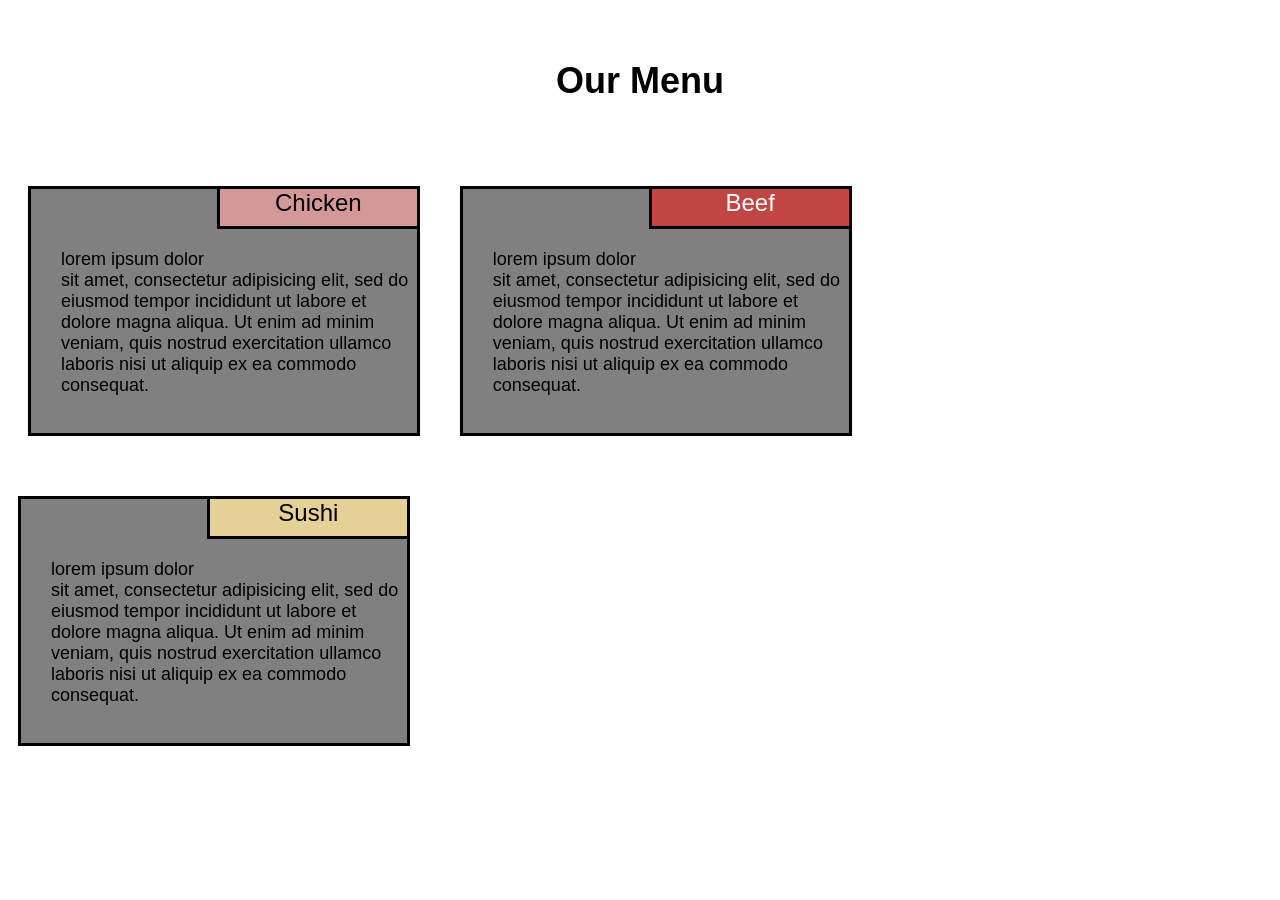
<file: index.html>
<!DOCTYPE html>
<html lang="EN">
<head>
	<meta charset="utf-8">
	<meta name="viewport" content="width=device-width", initial-scale=1>
	<title>Assignment Solution for Module 2</title>
	<link rel="stylesheet" href="style.css">
</head>
<body>
<h1>Our Menu</h1>

<div id="row">
<div id="box1" >
	<p id="p1">Chicken</p>
<p class="padding">lorem ipsum dolor sit amet, consectetur
adipisicing elit, sed do eiusmod tempor incididunt
ut labore et dolore magna aliqua. Ut enim ad
minim veniam, quis nostrud exercitation ullamco
laboris nisi ut aliquip ex ea commodo consequat.</p>
</div> 

<div id="box2" >
	<p id="p2">Beef</p>
<p class="padding">lorem ipsum dolor sit amet, consectetur
adipisicing elit, sed do eiusmod tempor incididunt
ut labore et dolore magna aliqua. Ut enim ad
minim veniam, quis nostrud exercitation ullamco
laboris nisi ut aliquip ex ea commodo consequat.</p>
</div>

<div id="box3" >
	<p id="p3">Sushi</p>
<p class="padding">lorem ipsum dolor sit amet, consectetur
adipisicing elit, sed do eiusmod tempor incididunt
ut labore et dolore magna aliqua. Ut enim ad
minim veniam, quis nostrud exercitation ullamco
laboris nisi ut aliquip ex ea commodo consequat.</p>
</div>
</div>

</body>
</html>
</file>
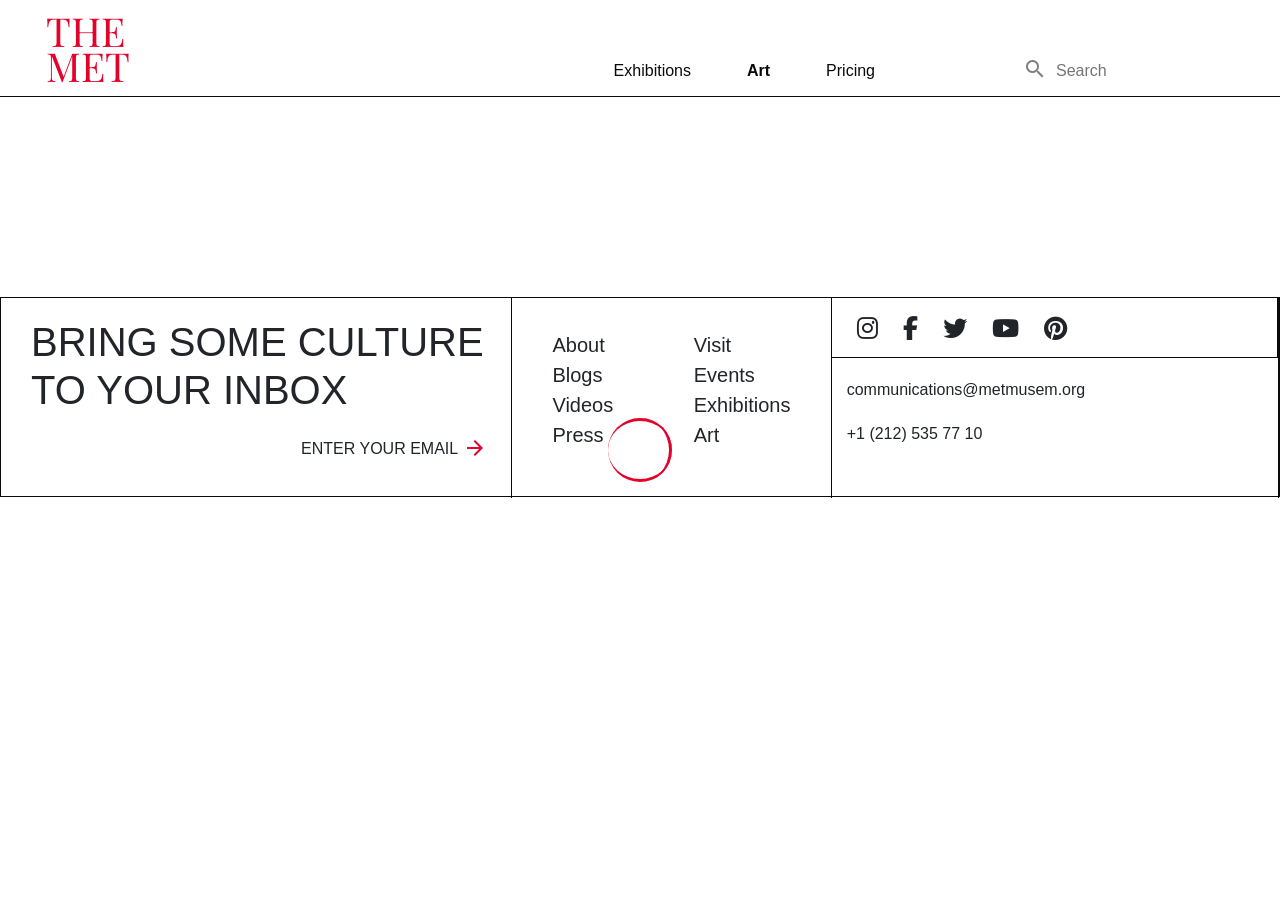
<file: art.html>
<!DOCTYPE html>
<html lang="en">
<head>
    <meta charset="UTF-8">
    <meta http-equiv="X-UA-Compatible" content="IE=edge">
    <meta name="viewport" content="width=device-width, initial-scale=1.0">
    <link rel="icon" href="images/icon.jpeg">
    <!--Google Icon Font-->
    <link href="https://fonts.googleapis.com/icon?family=Material+Icons" rel="stylesheet">
    <!-- Font Awesome Icons -->
    <link href="https://cdnjs.cloudflare.com/ajax/libs/font-awesome/6.4.0/css/all.min.css" rel="stylesheet">  
    <!-- Bootstrap CSS -->
    <link rel="stylesheet" href="https://cdn.jsdelivr.net/npm/bootstrap@4.6.2/dist/css/bootstrap.min.css">
    <link rel="stylesheet" href="styles.css">
    <title>The MET - The Metropolitan Museum of Art</title>
</head>
<body>
    <section>
        <nav class="navbar navbar-expand-lg navbar-light">
            <a class="navbar-brand met-logo" href="home.html">THE <br> MET</a>
            <button class="navbar-toggler" type="button" data-toggle="collapse" data-target="#navbarSupportedContent" aria-controls="navbarSupportedContent" aria-expanded="false" aria-label="Toggle navigation">
            <span class="navbar-toggler-icon"></span>
            </button>
        
            <div class="collapse navbar-collapse nav-elements" id="navbarSupportedContent">
                <ul class="navbar-nav ml-auto nav-items">
                    <li class="nav-item">
                        <a class="nav-link" href="exhibitions.html">Exhibitions</a>
                    </li>

                    <li class="nav-item active">
                        <a class="nav-link"  href="art.html">Art</a>
                    </li>

                    <li class="nav-item">
                        <a class="nav-link" href="pricing.html">Pricing</a>
                    </li>
                </ul>

                <form class="form-inline my-2 my-lg-0">
                    <a class="">
                        <i class="material-icons search-icon">search</i>
                    </a>
                    <input class="mr-sm-2 search-input" type="search" placeholder="Search" aria-label="Search">

                </form>
            </div>
        </nav>
    </section>

    <section>
        <div class="loader">
            <div class="inner one"></div>
            <div class="inner two"></div>
            <div class="inner three"></div>
          </div>
        <div class="art_container">

        </div>
    </section>

    <footer class="footer-art-version">
        <div class="footer-email">
            <h1>BRING SOME CULTURE TO YOUR INBOX</h1>
            <div class="email">
            <p>ENTER YOUR EMAIL</p><a href=""><i class="material-icons search-icon">arrow_forward</i></a>
            </div>
        </div>

        <div class="footer-blogs">
            <ul>
                <li>About</li>
                <li>Blogs</li>
                <li>Videos</li>
                <li>Press</li>
            </ul>

            <ul>
                <li>Visit</li>
                <li>Events</li>
                <li>Exhibitions</li>
                <li>Art</li>
            </ul>

        </div>

        <div class="footer-contacts">
            <div class="footer-socials">
                <i class="fa-brands fa-instagram"></i>
                <i class="fa-brands fa-facebook-f"></i>
                <i class="fa-brands fa-twitter"></i>
                <i class="fa-brands fa-youtube"></i>
                <i class="fa-brands fa-pinterest"></i>
            </div>
            <div class="footer-communications">
                <p>communications@metmusem.org</p>
                <p>+1 (212) 535 77 10</p>
            </div>
        </div>


    </footer>

    <script src="https://cdn.jsdelivr.net/npm/jquery@3.5.1/dist/jquery.slim.min.js"></script>
    <script src="https://cdn.jsdelivr.net/npm/popper.js@1.16.1/dist/umd/popper.min.js"></script>
    <script src="https://cdn.jsdelivr.net/npm/bootstrap@4.6.2/dist/js/bootstrap.min.js"></script>
    <script src="art.js"></script>
</body>
</html>
</file>
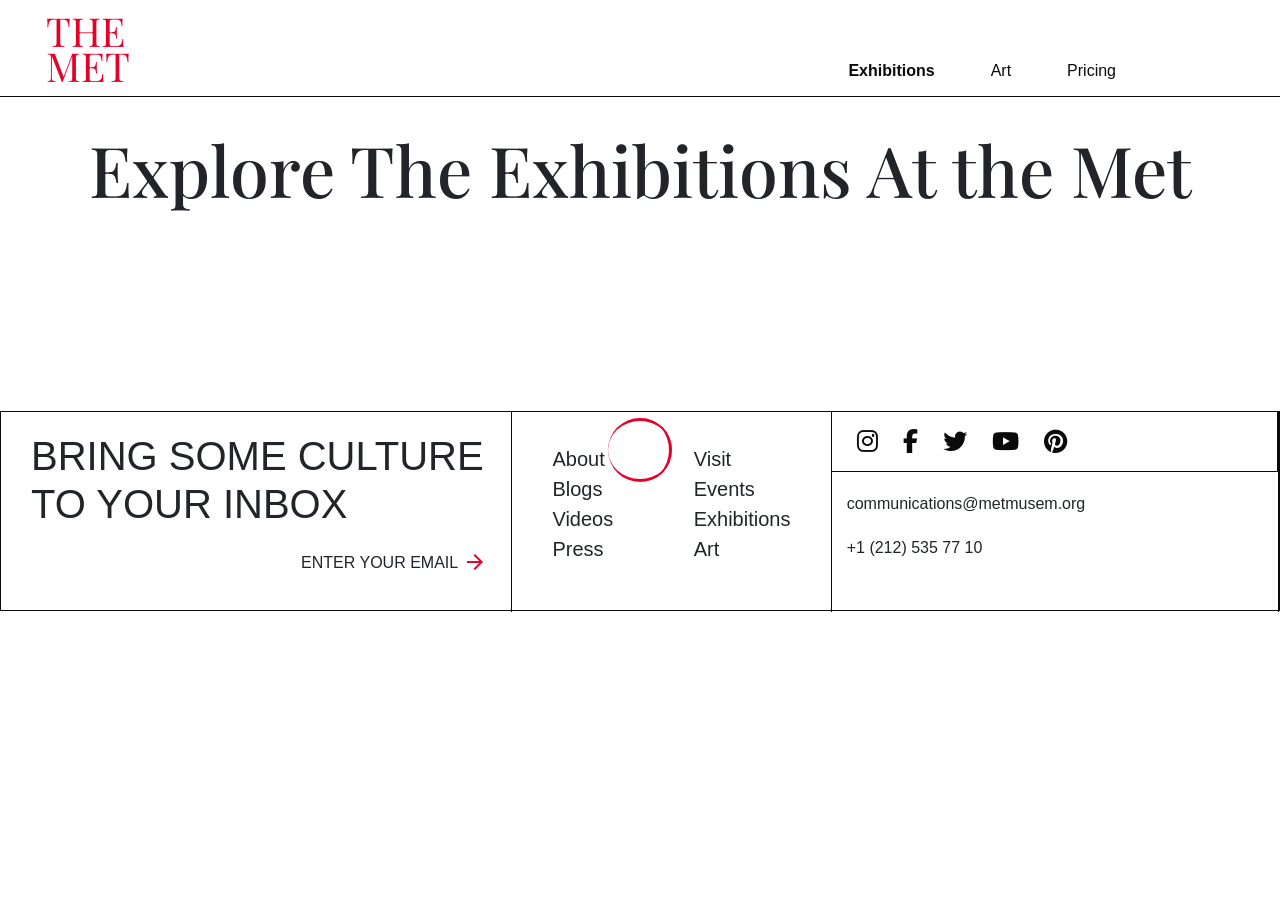
<file: exhibitions.html>
<!DOCTYPE html>
<html lang="en">
<head>
    <meta charset="UTF-8">
    <meta http-equiv="X-UA-Compatible" content="IE=edge">
    <meta name="viewport" content="width=device-width, initial-scale=1.0">
    <link rel="icon" href="images/icon.jpeg">
    <!--Google Icon Font-->
    <link href="https://fonts.googleapis.com/icon?family=Material+Icons" rel="stylesheet">
    <!-- Font Awesome Icons -->
    <link href="https://cdnjs.cloudflare.com/ajax/libs/font-awesome/6.4.0/css/all.min.css" rel="stylesheet">  
    <!-- Bootstrap CSS -->
    <link rel="stylesheet" href="https://cdn.jsdelivr.net/npm/bootstrap@4.6.2/dist/css/bootstrap.min.css">
    <link rel="stylesheet" href="styles.css">
    <title>The MET - The Metropolitan Museum of Art</title>
</head>
<body>
    <section>
        <nav class="navbar navbar-expand-lg navbar-light">
            <a href="home.html" class="navbar-brand met-logo" >THE <br> MET</a>
            <button class="navbar-toggler" type="button" data-toggle="collapse" data-target="#navbarSupportedContent" aria-controls="navbarSupportedContent" aria-expanded="false" aria-label="Toggle navigation">
            <span class="navbar-toggler-icon"></span>
            </button>
        
            <div class="collapse navbar-collapse nav-elements" id="navbarSupportedContent">
                <ul class="navbar-nav ml-auto nav-items">
                    <li class="nav-item active">
                        <a class="nav-link" href="exhibitions.html">Exhibitions</a>
                    </li>

                    <li class="nav-item">
                        <a class="nav-link" href="art.html">Art</a>
                    </li>

                    <li class="nav-item">
                        <a class="nav-link" href="pricing.html">Pricing</a>
                    </li>
                </ul>

                <form class="form-inline my-2 my-lg-0" style="display: none;">
                    <a class="">
                        <i class="material-icons search-icon">search</i>
                    </a>
                    <input class="mr-sm-2 search-input" type="search" placeholder="Search" aria-label="Search">

                </form>
            </div>
        </nav>
    </section>


    <h1 class="exhibitions-title">Explore The Exhibitions At the Met</h1>

    <div class="exhibitions-container">

            
    </div>

    <section>
        <div class="loader">
            <div class="inner one"></div>
            <div class="inner two"></div>
            <div class="inner three"></div>
          </div>
    </section>

    <footer class="footer-exhibitions-version">
        <div class="footer-email">
            <h1>BRING SOME CULTURE TO YOUR INBOX</h1>
            <div class="email">
            <p>ENTER YOUR EMAIL</p><a href=""><i class="material-icons search-icon">arrow_forward</i></a>
            </div>
        </div>

        <div class="footer-blogs">
            <ul>
                <li>About</li>
                <li>Blogs</li>
                <li>Videos</li>
                <li>Press</li>
            </ul>

            <ul>
                <li>Visit</li>
                <li>Events</li>
                <li>Exhibitions</li>
                <li>Art</li>
            </ul>

        </div>

        <div class="footer-contacts">
            <div class="footer-socials">
               <a href="#"><i class="fa-brands fa-instagram"></i></a>
               <a href="#"><i class="fa-brands fa-facebook-f"></i></a>
               <a href="#"><i class="fa-brands fa-twitter"></i></a>
               <a href="#"><i class="fa-brands fa-youtube"></i></a>
               <a href="#"><i class="fa-brands fa-pinterest"></i></a>
            </div>
            <div class="footer-communications">
                <p>communications@metmusem.org</p>
                <p>+1 (212) 535 77 10</p>
            </div>
        </div>

    </footer>

    <script src="https://cdn.jsdelivr.net/npm/jquery@3.5.1/dist/jquery.slim.min.js"></script>
    <script src="https://cdn.jsdelivr.net/npm/popper.js@1.16.1/dist/umd/popper.min.js"></script>
    <script src="https://cdn.jsdelivr.net/npm/bootstrap@4.6.2/dist/js/bootstrap.min.js"></script>
    <script src="exhibitions.js"></script>
</body>
</html>
</file>
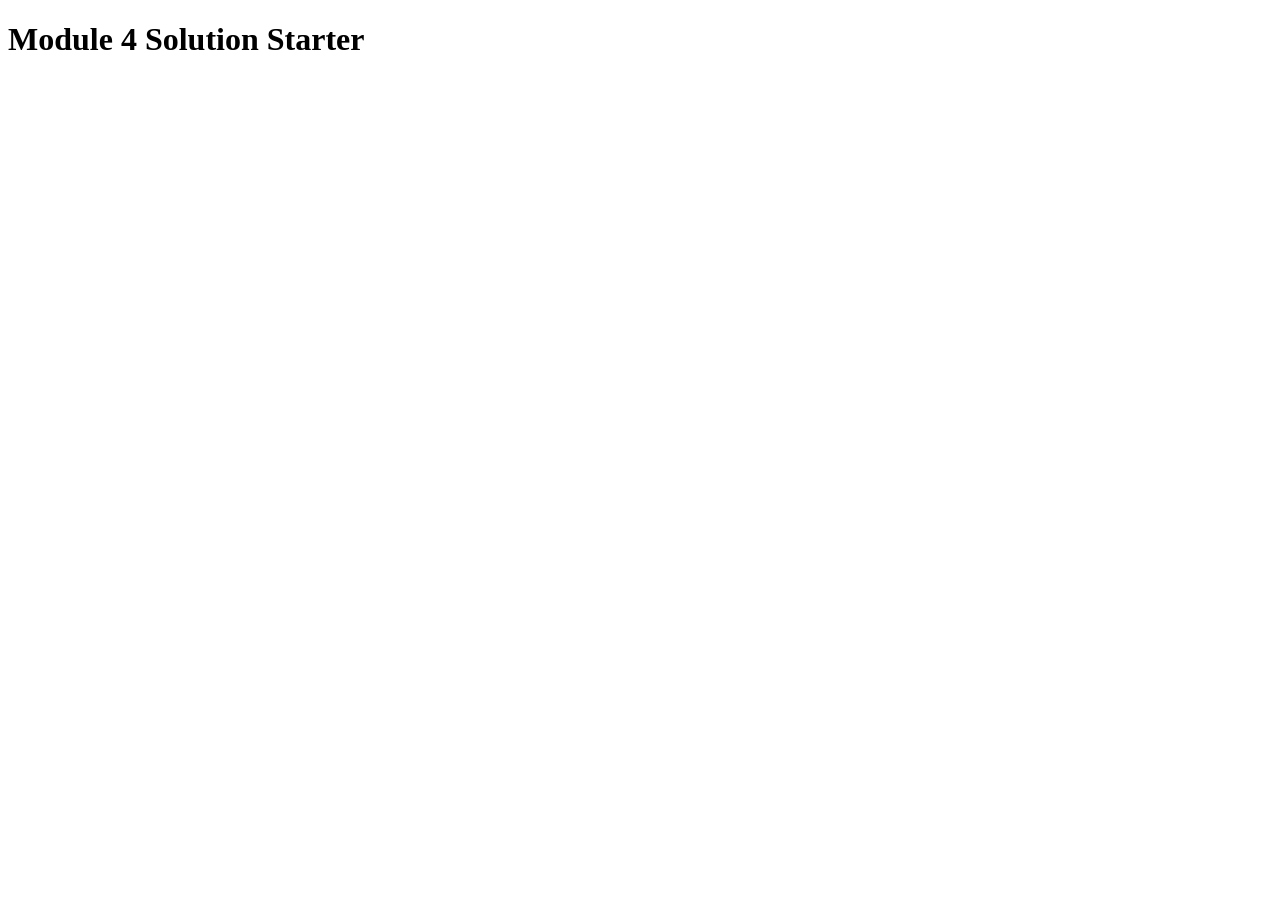
<file: module4.html>
<!DOCTYPE html>
<html>
<head>
	<meta charset="utf-8">
    <meta http-equiv="X-UA-Compatible" content="IE=edge">
    <meta name="viewport" content="width=device-width, initial-scale=1">
     <script src = script.js></script>
     <title>Module 4 Solution Starter</title>

</head>

<body>
 <h1>Module 4 Solution Starter</h1>
</body>
</html>
</file>
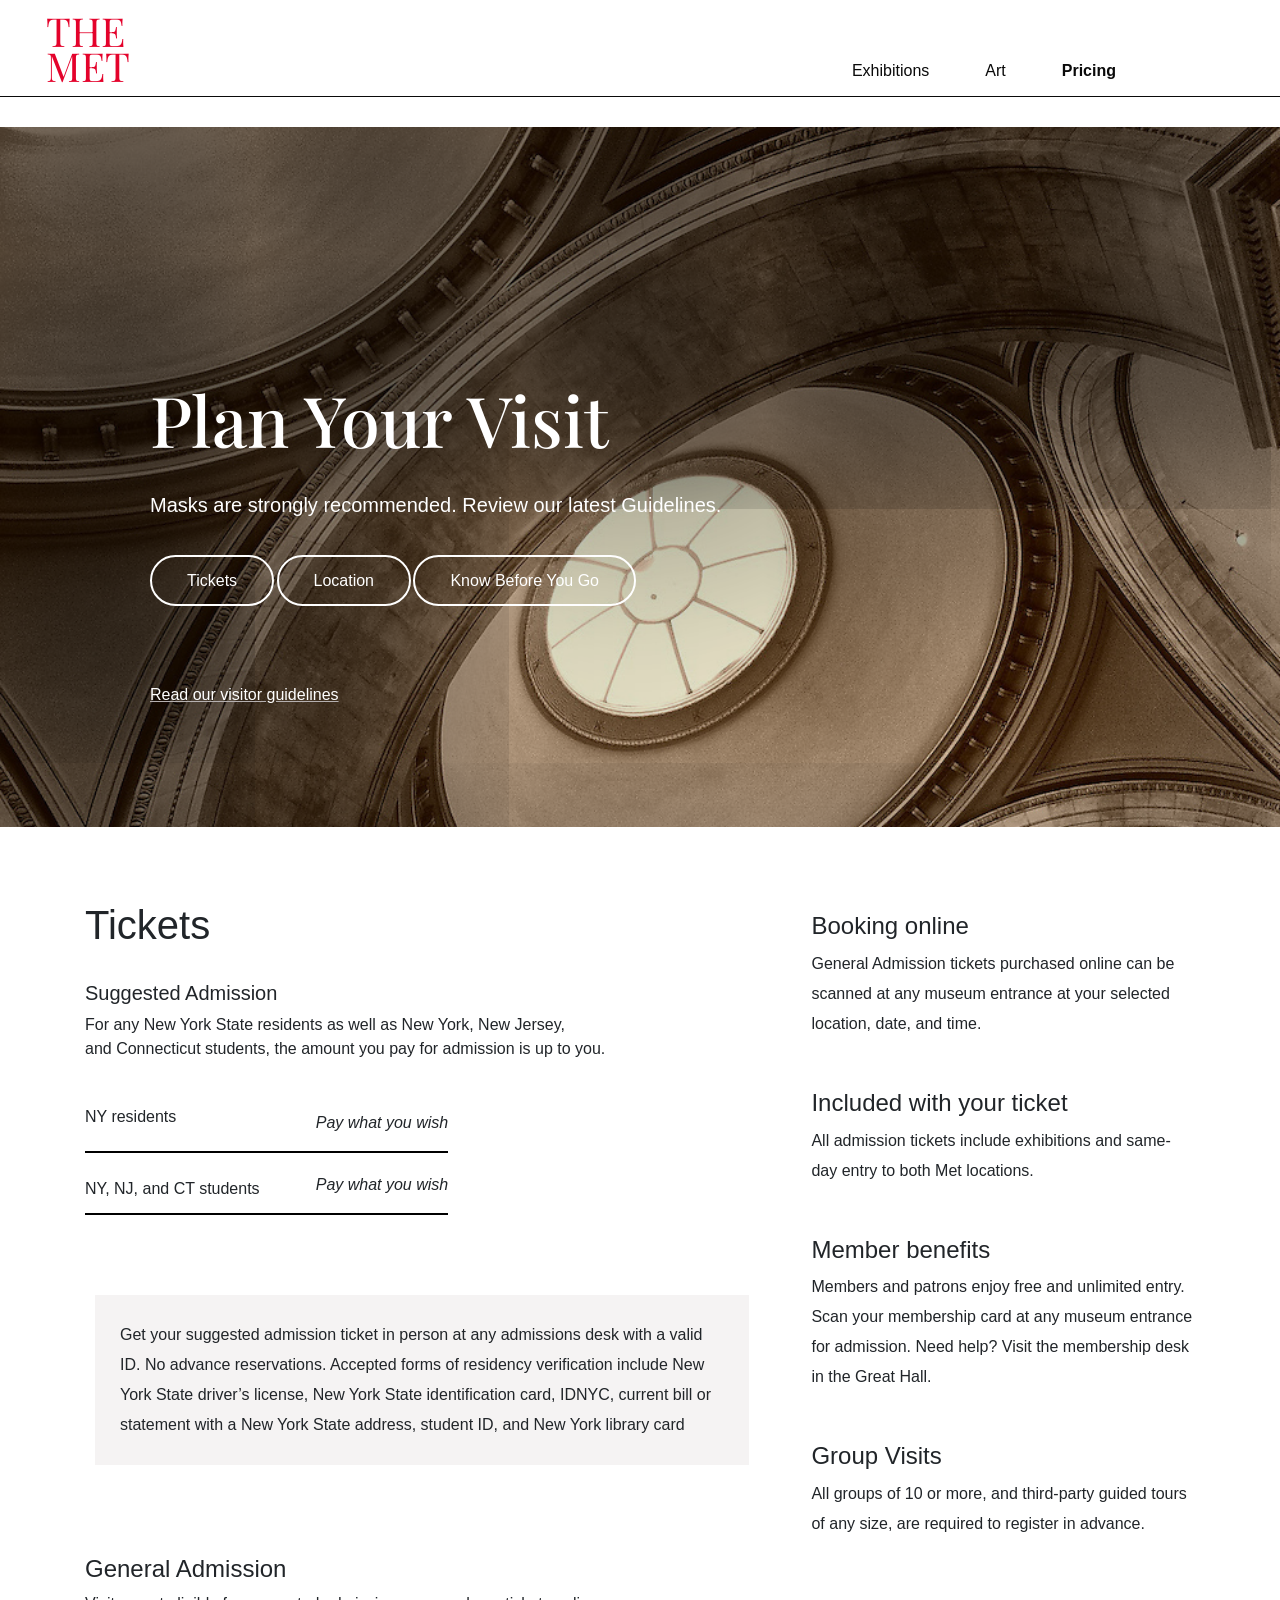
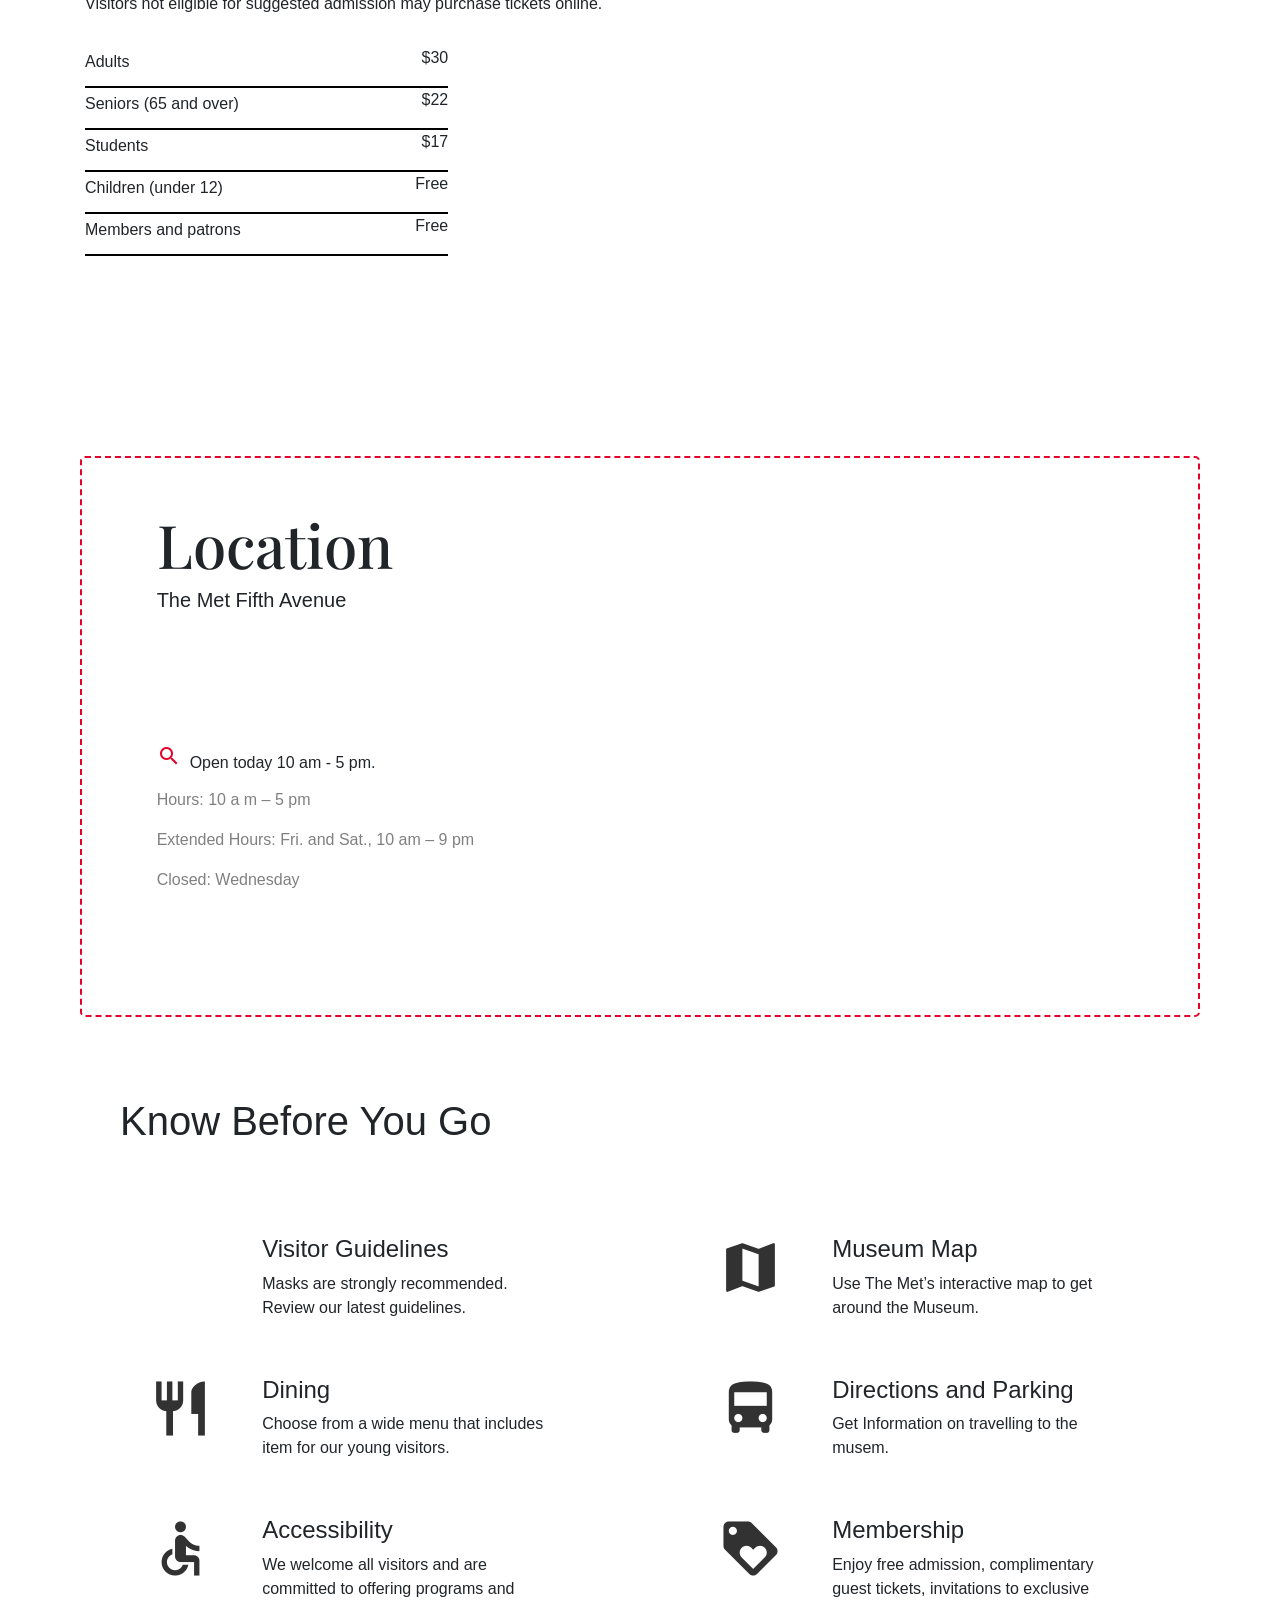
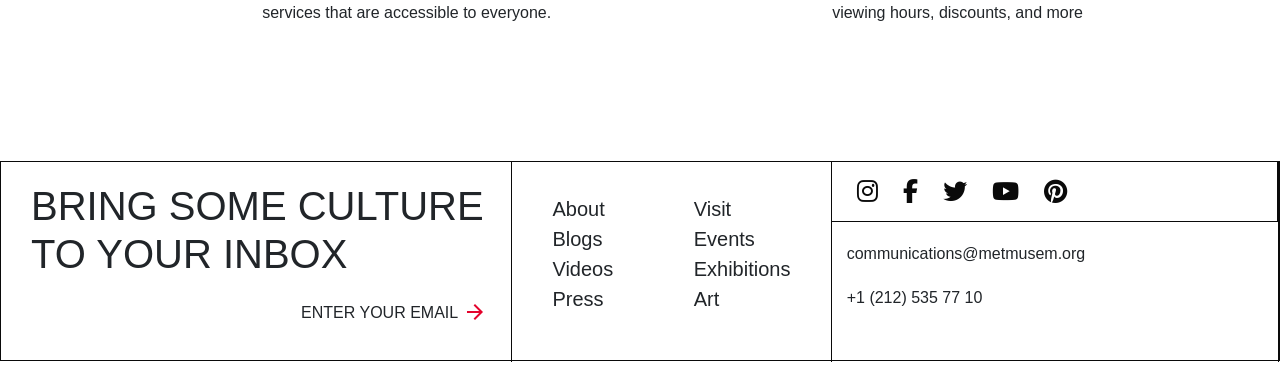
<file: pricing.html>
<!DOCTYPE html>
<html lang="en">
<head>
    <meta charset="UTF-8">
    <meta http-equiv="X-UA-Compatible" content="IE=edge">
    <meta name="viewport" content="width=device-width, initial-scale=1.0">
    <link rel="icon" href="images/icon.jpeg">
    <!--Google Icon Font-->
    <link href="https://fonts.googleapis.com/icon?family=Material+Icons" rel="stylesheet">
    <!-- Font Awesome Icons -->
    <link href="https://cdnjs.cloudflare.com/ajax/libs/font-awesome/6.4.0/css/all.min.css" rel="stylesheet">  
    <!-- Bootstrap CSS -->
    <link rel="stylesheet" href="https://cdn.jsdelivr.net/npm/bootstrap@4.6.2/dist/css/bootstrap.min.css">
    <link rel="stylesheet" href="styles.css">
    <title>The MET - The Metropolitan Museum of Art</title>
</head>
<body>
    <section>
        <nav class="navbar navbar-expand-lg navbar-light">
            <a href="home.html" class="navbar-brand met-logo" >THE <br> MET</a>
            <button class="navbar-toggler" type="button" data-toggle="collapse" data-target="#navbarSupportedContent" aria-controls="navbarSupportedContent" aria-expanded="false" aria-label="Toggle navigation">
            <span class="navbar-toggler-icon"></span>
            </button>
        
            <div class="collapse navbar-collapse nav-elements" id="navbarSupportedContent">
                <ul class="navbar-nav ml-auto nav-items">
                    <li class="nav-item">
                        <a class="nav-link" href="exhibitions.html">Exhibitions</a>
                    </li>

                    <li class="nav-item">
                        <a class="nav-link" href="art.html">Art</a>
                    </li>

                    <li class="nav-item active">
                        <a class="nav-link"  href="pricing.html">Pricing</a>
                    </li>
                </ul>

                <form class="form-inline my-2 my-lg-0" style="display: none;">
                    <a class="">
                        <i class="material-icons search-icon">search</i>
                    </a>
                    <input class="mr-sm-2 search-input" type="search" placeholder="Search" aria-label="Search">

                </form>
            </div>
        </nav>
    </section>


        <div class="headline animate">
            <div class="headline-texts">
                <h1>Plan Your Visit</h1>
                    <br>
                <h3>Masks are strongly recommended. Review our latest Guidelines.</h3>
                    <br>
                <ul class="buttons">
                    <li><a href="#tickets">Tickets</a></li>
                    <li><a href="#location">Location</a></li>         
                    <li><a href="#know-before-you-go">Know Before You Go</a></li>
                </ul>

                <div class="link"><a href="#">Read our visitor guidelines</a></div>
            </div>
        </div>

    <div class="container">    
    
        <section>
                <br>
                <h1 style="font-style: bold;"  id="tickets">Tickets</h1>
                <br>
                <h5 style="font-style: bold;">Suggested Admission</h5>
                <p class="p-for-media">For any New York State residents as well as New York, New Jersey, <br> 
                and Connecticut students, the amount you pay for admission is up to you.
                </p>
                <div class="ny-residents">
                    <h6 style="font-style: bold;">NY residents</h6>
                    <p style="padding-top: 20px; font-style: italic;">Pay what you wish</p>
                    <hr>
                    <h6 style="margin-top: 20px; font-style: bold;">NY, NJ, and CT students</h6>
                    <p style="padding-top: 20px; font-style: italic;">Pay what you wish</p>
                    <hr>
                </div>

                <div class="admission-box">
                    <p>
                        Get your suggested admission ticket in person at any admissions desk with a valid ID. 
                        No advance reservations. Accepted forms of residency verification include New York State driver’s license,
                        New York State identification card, IDNYC, current bill or statement with a New York State address, 
                        student ID, and New York library card
                    </p>
                </div>

                <h4 style="font-style: bold; margin-top: 90px;">General Admission</h4>
                <p>Visitors not eligible for suggested admission may purchase tickets online.</p>
                <div class="ny-residents" id="tickets">
                    <h6>Adults</h6>
                    <p>$30</p>
                    <hr>
                    <h6>Seniors (65 and over)</h6>
                    <p>$22</p>
                    <hr>
                    <h6>Students</h6>
                    <p>$17</p>
                    <hr>
                    <h6>Children (under 12)</h6>
                    <p>Free</p>
                    <hr>
                    <h6>Members and patrons</h6>
                    <p>Free</p>
                    <hr>
                </div>
            </section>

            <section class="minor-texts">
                <h4>Booking online</h4>
                <p>General Admission tickets purchased online can be scanned at any museum
                 entrance at your selected location, date, and time.</p>
                 
                <h4>Included with your ticket</h4>
                <p>All admission tickets include exhibitions and same-day entry to both Met locations.</p>

                <h4>Member benefits</h4>
                <p>Members and patrons enjoy free and unlimited entry. 
                Scan your membership card at any museum entrance for admission. 
                Need help? Visit the membership desk in the Great Hall.
                </p>

                <h4>Group Visits</h4>
                <p>All groups of 10 or more, and third-party guided tours of any size, 
                are required to register in advance.</p>
            </section>

    </div>

    <section class="location">
        <div class="location-texts">
            <h2>Location</h2>
            <h5>The Met Fifth Avenue</h5>
            <i class="material-icons search-icon">search</i>Open today 10 am - 5 pm.
            <p>Hours: 10 a m – 5 pm </p>
            <p>Extended Hours: Fri. and Sat., 10 am – 9 pm</p>
            <p>Closed: Wednesday</p>
        </div>
        <div class="embed-map">
            <iframe id="location" src="https://www.google.com/maps/embed?pb=!1m18!1m12!1m3!1d3021.208023829424!2d-73.96581892403542!3d40.779440633484285!2m3!1f0!2f0!3f0!3m2!1i1024!2i768!4f13.1!3m3!1m2!1s0x89c25896f660c26f%3A0x3b2fa4f4b6c6a1fa!2sThe%20Metropolitan%20Museum%20of%20Art!5e0!3m2!1sen!2sge!4v1683036075554!5m2!1sen!2sge" 
            width="600" height="450" style="border:0;" allowfullscreen="" loading="lazy" referrerpolicy="no-referrer-when-downgrade"  class="medium-map"></iframe>
            <iframe src="https://www.google.com/maps/embed?pb=!1m18!1m12!1m3!1d3021.2082085778047!2d-73.96581356019583!3d40.779436571502686!2m3!1f0!2f0!3f0!3m2!1i1024!2i768!4f13.1!3m3!1m2!1s0x89c25896f660c26f%3A0x3b2fa4f4b6c6a1fa!2sThe%20Metropolitan%20Museum%20of%20Art!5e0!3m2!1sen!2sge!4v1683123421213!5m2!1sen!2sge"
             width="400" height="300" style="border:0;" allowfullscreen="" loading="lazy" referrerpolicy="no-referrer-when-downgrade" class="small-map"></iframe>
        </div>
    </section>

    <section class="know-before-you-go" id="know-before-you-go">
        <h1 style="margin-left: 120px;">Know Before You Go</h1>
        <div class="services">
            <div class="item">
                <i class="material-icons">masks</i>
                    <div class="item-texts">
                        <h4>Visitor Guidelines</h4>
                        <p>Masks are strongly recommended. Review our latest guidelines.</p>
                    </div>
            </div>
            <div class="item">
                <i class="material-icons">map</i>
                    <div class="item-texts">
                        <h4>Museum Map</h4>
                        <p>Use The Met’s interactive map to get around the Museum.</p>
                    </div>
            </div>
            <div class="item">
                <i class="material-icons">restaurant</i>
                    <div class="item-texts">
                        <h4>Dining</h4>
                        <p>Choose from a wide menu that includes item for our young visitors.</p>
                    </div>
            </div>
            <div class="item">
                <i class="material-icons">directions_bus</i>
                <div class="item-texts">
                    <h4>Directions and Parking</h4>
                    <p>Get Information on travelling to the musem.</p>
                </div>
            </div>
            <div class="item">
                <i class="material-icons">accessible</i>
                <div class="item-texts">
                    <h4>Accessibility</h4>
                    <p>We welcome all visitors and are committed to offering programs and services that are accessible to everyone.</p>
                </div>
            </div>
            <div class="item">
                <i class="material-icons">loyalty</i>
                <div class="item-texts">
                    <h4>Membership</h4>
                    <p>Enjoy free admission, complimentary guest tickets, invitations to exclusive viewing hours, discounts, and more</p>
                </div>
            </div>
        </div>
    </section>

    <footer class="footer" style="margin-top: 100px;">
        <div class="footer-email">
            <h1>BRING SOME CULTURE TO YOUR INBOX</h1>
            <div class="email">
            <p>ENTER YOUR EMAIL</p><a href=""><i class="material-icons search-icon">arrow_forward</i></a>
            </div>
        </div>

        <div class="footer-blogs">
            <ul>
                <li>About</li>
                <li>Blogs</li>
                <li>Videos</li>
                <li>Press</li>
            </ul>

            <ul>
                <li>Visit</li>
                <li>Events</li>
                <li>Exhibitions</li>
                <li>Art</li>
            </ul>

        </div>

        <div class="footer-contacts">
            <div class="footer-socials">
               <a href="#"><i class="fa-brands fa-instagram"></i></a>
               <a href="#"><i class="fa-brands fa-facebook-f"></i></a>
               <a href="#"><i class="fa-brands fa-twitter"></i></a>
               <a href="#"><i class="fa-brands fa-youtube"></i></a>
               <a href="#"><i class="fa-brands fa-pinterest"></i></a>
            </div>
            <div class="footer-communications">
                <p>communications@metmusem.org</p>
                <p>+1 (212) 535 77 10</p>
            </div>
        </div>


    </footer>

    <script src="https://cdn.jsdelivr.net/npm/jquery@3.5.1/dist/jquery.slim.min.js"></script>
    <script src="https://cdn.jsdelivr.net/npm/popper.js@1.16.1/dist/umd/popper.min.js"></script>
    <script src="https://cdn.jsdelivr.net/npm/bootstrap@4.6.2/dist/js/bootstrap.min.js"></script>
</body>
</html>
</file>
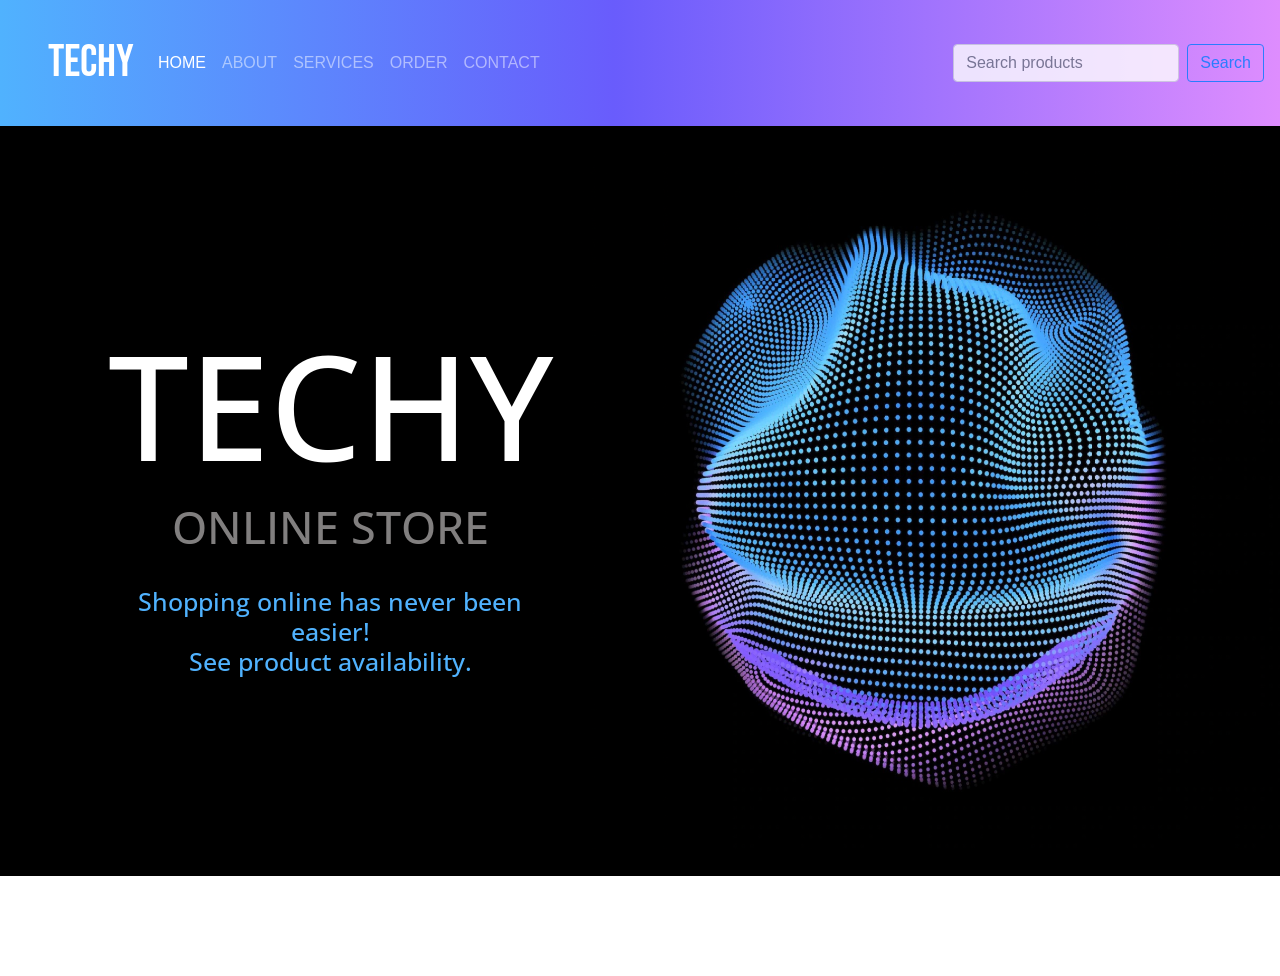
<file: products-page.html>
<!DOCTYPE html>
<html lang="en">
<head>
    <meta charset="UTF-8">
    <meta http-equiv="X-UA-Compatible" content="IE=edge">
    <!-- Required meta tags -->
    <meta charset="utf-8">
    <meta name="viewport" content="width=device-width, initial-scale=1, shrink-to-fit=no">
    <!-- Icons -->
    <link rel="stylesheet" href="https://cdnjs.cloudflare.com/ajax/libs/font-awesome/6.2.0/css/all.min.css">
    <!-- Bootstrap CSS -->
    <link rel="stylesheet" href="https://cdn.jsdelivr.net/npm/bootstrap@4.6.2/dist/css/bootstrap.min.css"/>
    <!-- Custom Css -->
    <link rel="stylesheet" href="fetch.css">

    <title>Users Database</title>
</head>
    <body>
        <nav class="navbar navbar-expand-lg navbar-dark pt-4 pb-4" style="background: linear-gradient(90deg, rgba(80,178,254,1) 0%, rgba(105,92,252,1) 48%, rgba(222,141,254,1) 100%); padding-left: 3rem;">
            <a class="navbar-brand logo" href="#">Techy</a>
            <button class="navbar-toggler" type="button" data-toggle="collapse" data-target="#navbarSupportedContent" aria-controls="navbarSupportedContent" aria-expanded="false" aria-label="Toggle navigation">
              <span class="navbar-toggler-icon"></span>
            </button>
          
            <div class="collapse navbar-collapse" id="navbarSupportedContent">
              <ul class="navbar-nav mr-auto">
                <li class="nav-item active">
                  <a class="nav-link nav-item-text" href="#">HOME <span class="sr-only">(current)</span></a>
                </li>
                <li class="nav-item">
                  <a class="nav-link nav-item-text" href="#">ABOUT</a>
                </li>
                <li class="nav-item">
                  <a class="nav-link nav-item-text" href="#">SERVICES</a>
                </li>
                <li class="nav-item">
                  <a class="nav-link nav-item-text" href="#">ORDER</a>
                </li>
                <li class="nav-item">
                  <a class="nav-link nav-item-text" href="#">CONTACT</a>
                </li>
              </ul>
              <form class="form-inline my-2 my-lg-0" style="opacity: .8;">
                <input class="form-control mr-sm-2" type="search" placeholder="Search products" aria-label="Search">
                <button class="btn btn-outline-primary my-2 my-sm-0" type="submit">Search</button>
              </form>
            </div>
          </nav>
        <!-- <img src="banner.jpeg" class="img-fluid" style="width: 100%; margin-bottom: 100px;">   -->
        <div class="banner-custom">
            <div class="banner-text d-flex justify-content-center align-items-center" style="flex-direction: column; margin-left: 100px;">
                <h1>TECHY</h1>
                <h2>ONLINE STORE</h2>
                <br>
                <h3>Shopping online has never been easier! <br> See product availability.</h3>
                
            </div>
            <img src="abstract.png" class="banner-image">
        </div>
        <div class="container">
            <div class="row d-flex justify-content-between products-container"></div>
        </div>

        <script src="fetch-course.js"></script>
        <script src="https://code.jquery.com/jquery-3.3.1.slim.min.js"></script>
        <script src="https://cdn.jsdelivr.net/npm/popper.js@1.14.7/dist/umd/popper.min.js"></script>
        <script src="https://cdn.jsdelivr.net/npm/bootstrap@4.3.1/dist/js/bootstrap.min.js"></script>
    </body>
</html>
</file>
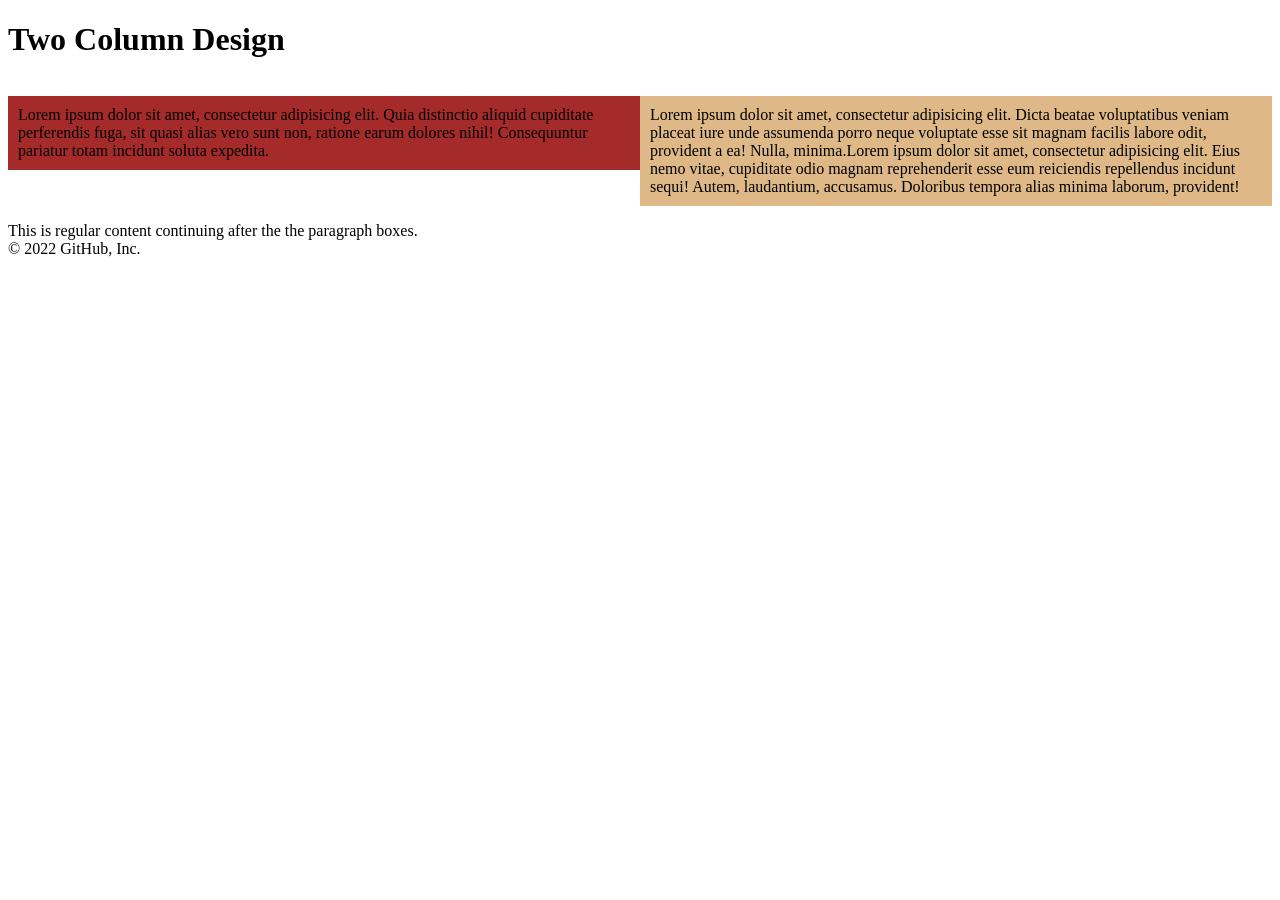
<file: two-column-before.html>
<!DOCTYPE html>
<html>
<head>
<meta charset="utf-8">
<title>Two Column Design</title>
<style>
*{
  box-sizing: border-box;
}
div {
 /* background-color: #00FFFF;*/
}
p {
  width: 50%;
  /*border: 1px solid black;*/
  float: left;
  padding: 10px;
}

#p1 {
  background-color: #A52A2A;
}
#p2 {
  background-color: #DEB887;
}

section {
  clear: left;
}


</style>
</head>
<body>
<h1>Two Column Design</h1>

<div>
  <p id="p1">Lorem ipsum dolor sit amet, consectetur adipisicing elit. Quia distinctio aliquid cupiditate perferendis fuga, sit quasi alias vero sunt non, ratione earum dolores nihil! Consequuntur pariatur totam incidunt soluta expedita.</p>
  <p id="p2">Lorem ipsum dolor sit amet, consectetur adipisicing elit. Dicta beatae voluptatibus veniam placeat iure unde assumenda porro neque voluptate esse sit magnam facilis labore odit, provident a ea! Nulla, minima.Lorem ipsum dolor sit amet, consectetur adipisicing elit. Eius nemo vitae, cupiditate odio magnam reprehenderit esse eum reiciendis repellendus incidunt sequi! Autem, laudantium, accusamus. Doloribus tempora alias minima laborum, provident!</p>
  <section>This is regular content continuing after the the paragraph boxes.</section>
</div>


</body>
</html>
© 2022 GitHub, Inc.
</file>
<file: style.css>
*{
	font-family: sans-serif;
	box-sizing: border-box;
}



h1 {
	text-align: center;
	margin-top: 60px; 
	font-size: 36px;
}

.row {
  width: 100%;
}

#box1{
	border: 3px solid black;
	padding: 0px 0px 30px 30px;
	margin-top: 60px;
	margin-right: 20px;
	margin-left: 20px;
	background-color: gray;
  width: 31%;
  height: 250px;
  float: left;
  vertical-align: center;

}


#box2{
	border: 3px solid black;
	padding: 0px 0px 30px 30px;
	margin-top: 60px;
	margin-right: 10px;
	margin-left: 20px;
	background-color: gray;
  width: 31%;
  height: 250px;
  float: left;
  vertical-align: center;
}

#box3{
border: 3px solid black;
	padding: 0px 0px 30px 30px;
	margin-top: 60px;
	margin-right: 10px;
	margin-left: 10px;
	background-color: gray;
  width: 31%;
  height: 250px;
  float: left;
  vertical-align: center;
 }



#p1{
	   background-color: #d59898;
	border: 3px solid black;
	font-size: 24px;
	font-style: bold;
	text-align: center;
	border-top: 0px;
	border-right: 0px;
	float: right;
	width: 200px;
	height: 40px;
	margin-top: 0px;
	padding-top: 0px;
}

#p2{
		background-color: #c14543;
	border: 3px solid black;
	font-size: 24px;
	font-style: bold;
	color: white;
	text-align: center;
	border-top: 0px;
	border-right: 0px;
	float: right;
	width: 200px;
	height: 40px;
	margin-top: 0px;
	padding-top: 0px;
}

#p3{
		background-color: #e5d198;
	border: 3px solid black;
	font-size: 24px;
	font-style: bold;
	text-align: center;
	border-top: 0px;
	border-right: 0px;
	float: right;
	width: 200px;
	height: 40px;
	margin-top: 0px;
	padding-top: 0px;
}
 .padding{
 	margin-top: 60px;
 	font-size: 18px;
 }

@media (min-width: 992px);{

#box1{
    width: 300px;
	}
#box2{
	width: 300px;
}
#box3{
	width: 300px;
}

@media (min-width: 768px) and (max-width: 991px){

#box1{
	width: 450px;
}
#box2{
	width: 450px;
}
#box3{
	width: 450px;
}
@media (max-width: 767px){

#box1{
	width: 100%;
}
#box2{
	width: 100%;
}	
#box3{
	width: 100%;
}
</file>
<file: styles.css>
@import url('https://fonts.googleapis.com/css2?family=Playfair+Display:wght@400;600;700;900&display=swap');

*{
    box-sizing: border-box;
    margin: 0;
    padding: 0;
    scroll-behavior: smooth;
}

.active{
    font-weight: bold;
}

/* LOADER */

.loader {
    position: absolute;
    top: calc(50% - 32px);
    left: calc(50% - 32px);
    width: 64px;
    height: 64px;
    border-radius: 50%;
    perspective: 800px;
  }
  
  .inner {
    position: absolute;
    box-sizing: border-box;
    width: 100%;
    height: 100%;
    border-radius: 50%;  
  }
  
  .inner.one {
    left: 0%;
    top: 0%;
    animation: rotate-one 1s linear infinite;
    border-bottom: 3px solid #e4022b;
  }
  
  .inner.two {
    right: 0%;
    top: 0%;
    animation: rotate-two 1s linear infinite;
    border-right: 3px solid #e4022b;
  }
  
  .inner.three {
    right: 0%;
    bottom: 0%;
    animation: rotate-three 1s linear infinite;
    border-top: 3px solid #e4022b;
  }
  
  @keyframes rotate-one {
    0% {
      transform: rotateX(35deg) rotateY(-45deg) rotateZ(0deg);
    }
    100% {
      transform: rotateX(35deg) rotateY(-45deg) rotateZ(360deg);
    }
  }
  
  @keyframes rotate-two {
    0% {
      transform: rotateX(50deg) rotateY(10deg) rotateZ(0deg);
    }
    100% {
      transform: rotateX(50deg) rotateY(10deg) rotateZ(360deg);
    }
  }
  
  @keyframes rotate-three {
    0% {
      transform: rotateX(35deg) rotateY(55deg) rotateZ(0deg);
    }
    100% {
      transform: rotateX(35deg) rotateY(55deg) rotateZ(360deg);
    }
  }

/* Navbar */

nav{
    border-bottom: rgb(10, 10, 10) 1px solid;
}

.met-logo{
    font-family: 'Playfair Display', serif;
    font-size: 2.5rem;
    line-height: 35px;
    color: #e4022b !important;
    margin-left: 30px;
}

.nav-items{
    margin-right: 120px;
}

.nav-items li{
    margin-right: 20px;
    margin-left: 20px;
}

.nav-items a{
    color: rgb(10, 10, 10) !important;
}

.search-icon{
    color: gray !important;
    outline: 0;
    border: 0;
}

i.material-icons.search-icon{
    width: 18px;
    height: 18px;
    padding-top: 4px;
}

.search-input{
    color: gray !important;
    outline: 0;
    border: 0;
    background: transparent;
    margin-left: 15px;
}

hr{
    width: 90%;
    border: solid .5px black !important;
    margin: 0 auto;
}

.nav-elements{
    margin-bottom: -45px;
}

/* Titles */

.titles{
    display: flex;
    align-items: center;
    justify-content: space-between;
    margin: 80px;
}

.left-title h1{
    font-family: Arial, Helvetica, sans-serif;
    font-size: 120px;
    line-height: 110px;
    color: rgb(233, 230, 230);
}

.center-title h1{
    font-size: 55px;
    margin-top: -140px;
    margin-left: 110px;
    font-family: 'Playfair Display', serif;

}

.right-title h1{
    font-size: 140px;
    line-height: 130px;
    margin-top: -40px;
    font-family: 'Playfair Display', serif;
}

.right-title hr{
    margin-top: 5px;
    outline: .8px solid;
    width: 600px;
}

/* About */

.about{
    display: flex;
    align-items: center;
    justify-content: space-between;
    margin: 50px;
    margin-top: 200px;
}

.left-about{
    width: 250px;
    align-self: self-start;
}

.left-about span{
    color: #e4022b;
    font-weight: 600;
}

.right-about{
    font-family: 'Playfair Display', serif;
    font-size: 40px;
    align-self: start;
    display: flex;
    justify-content: flex-start;
    flex-wrap: wrap;
    width: 650px;
    margin-top: -50px;
}

.right-about span{
    color: #e4022b;
}

.right-about img{
    width: 600px;
    height: 400px;
    display: block;
    margin-top: 20px;
}

.animate {
    animation-duration: 1s;
    animation-name: animate-fade;
    animation-delay: 0s;
    animation-fill-mode: left to right;
  }
  
  @keyframes animate-fade {
    0% { opacity: 0; }
    100% { opacity: 1; }
  } 

/* History */

.history{
    background-color: rgb(247, 243, 243);
    margin: 100px 50px;
    height: 1000px;
    display: flex;
    justify-content: space-between;
    padding: 50px;
    margin-bottom: 100px;
}  

.history-bldng{
    margin: 100px 50px;
    height: 800px;
    display: flex;
    justify-content: space-between;
    padding: 50px;
    margin-bottom: 0px;
}  

.left-history{
    width: 200px;
    flex-wrap: wrap;
    margin-top: 150px;
    font-size: 12px;
}

.left-history hr{
    border: 1px solid rgb(10, 10, 10) !important ;
    margin-bottom: 15px;
    margin-right: 20px;
}

.right-history>div{
    height: 120px;
}

.right-history{
    width: 900px;
    display: flex;
    justify-content: center;
    font-family: 'Playfair Display', serif;
    font-weight: bold;
    flex-wrap: wrap;
    margin-right: 40px;
}

.right-history img{
    width: 900px;
    height: 500px;
}

.info-boxes{
    display: flex;
    flex-direction: row;
    justify-content: space-around;
    padding-top: 20px;
    padding-left: 200px;
}

.first-info-box, .second-info-box{
    width: 270px;
    font-size: 14px;
    font-family: Arial, Helvetica, sans-serif;
    font-weight: normal;
    margin-right: 25px;
    margin-left: 25px;
}


.left-history-bldng{
    width: 200px;
    flex-wrap: wrap;
    margin-top: 150px;
    font-size: 12px;
}

.right-history-bldng{
    width: 900px;
    display: flex;
    justify-content: center;
    flex-direction: row;
    font-family: 'Playfair Display', serif;
    font-weight: bold;
    margin-right: 40px;
}

.right-history-bldng img{
    width: 900px;
    height: 500px;
    margin: 25px;
}


/* Animated Titles */

.animated-titles{
    margin-bottom: 100px;
} 

.animated-titles h1{
    margin-top: -25px;
    margin-bottom: -25px;
    font-size: 220px;
    font-family: 'Playfair Display', serif;
}

.animated-titles hr{
    margin: 0px;
    width: 100%;
}

.center{
    display: flex;
    align-items: center;
    justify-content: center;
}

.marquee {
	color: black;
	letter-spacing: 2px;
	font-weight: 700;
	padding: 30px;
	font-size: 40px;
	-webkit-marquee-style: scroll;
}

/* Slider */

.slider{
    width: 90%;
    height: 900px;
    margin: 50px auto;
    /* background-color: rgb(143, 143, 137); */
    display: flex;
    justify-content: center;
    overflow: hidden;
}

.first-slider-title{
    display: flex;
    justify-content: flex-end;
    font-family: 'Playfair Display', serif;
    margin-bottom: 30px;
    margin-right: 50px;
}

.first-slider-image{
    width: 800px;
    height: 500px;
}

.first-slider-text{
    display: flex;
    justify-content: space-around;
    flex-direction: row;
    padding-top: 50px;
}

.first-slider-text h5{
    width: 300px;
    font-size: 14px;
}
.first-slider-text h4{
    width: 300px;
    font-size: 14px;
}

.slider-arrow{
    font-size: 40px !important;
    color: #e4022b;
}

.second-slider-elements{
    display: flex;
    justify-content: space-between;
    padding-top: 200px;
    margin-right: 100px;
    flex-direction: row;
}

.second-slider-titles{
    margin-bottom: 80px;
}


.second-slider-titles h1{
    font-family: 'Playfair Display', serif;
    margin-bottom: 40px;
}

.daniel-img{
    width: 500px;
    height: 450px;
    margin-left: 50px;
}

.hall-img{
    width: 220px;
    height: 220px;
    margin-right: 15px;
}

.themet-img{
    width: 220px;
    height: 220px;
}



/* Footer */

.footer{
    height: 200px;
    width: 100%;
    border: 1.2px solid rgb(10, 10, 10) ;
    display: flex;
}

.footer-art-version{
    height: 200px;
    width: 100%;
    border: 1.2px solid rgb(10, 10, 10) ;
    display: flex;
}

.footer-exhibitions-version{
    height: 200px;
    width: 100%;
    border: 1.2px solid rgb(10, 10, 10) ;
    display: flex;
    margin-top: 100px;
}

.footer-email, .footer-blogs, .footer-socials, .footer-contacts{
    border-right: 1.2px solid rgb(10, 10, 10);
    height: 200px;
}

.footer-email{
    width: 40%;
}

.footer-email h1{
    margin-top: 20px;
    margin-left: 30px;
}

.email{
    display: flex;
    justify-content: flex-end;
    align-items: center;
    margin-right: 30px;
    margin-bottom: 0;
}

.email p{
    margin-top: 15px;
}

.email i{
    color: #e4022b !important;
    margin-left: 5px;
}

.footer-blogs{
    width: 25%;
    display: flex;
    flex-direction: row;
    align-items: center;
    justify-content: space-around;
}

.footer-blogs li{
    list-style: none;
    font-size: 20px;
}

.footer-contacts{
    width: 35%;
}

.footer-socials{
    height: 60px;
    width: 100%;
    border-bottom: 1.2px solid rgb(10, 10, 10);
    display: flex;
    align-items: center;
    justify-content: flex-start;
    font-size: 1.5rem;
}

.footer-socials i{
    margin-left: 25px;
    margin-left: 25px;
}

.footer-socials a{
    color: rgb(10, 10, 10);
}

.footer-communications{
    height: 140px;
    width: 100%;
}

.footer-communications p{
    margin-top: 20px;
    margin-left: 15px;
}

/* Art */

.art{
    height: 700px;
}

.search-container{
    display: flex;
    align-items: center;
    justify-content: center;
    padding: 20px;
}

.art_container{
    display: flex;
    justify-content: space-evenly;
    flex-wrap: wrap;
    margin: 100px 100px;
    align-items: center;
}

.grid-card{
    width: 220px;
    height: auto;
    margin: 20px;
    display: flex;
    align-items: baseline;
    justify-content: space-between;
    flex-wrap: wrap;
    border-radius: 5px;
    border: 0;
    box-shadow: 2px 2px 63px -20px rgba(0, 0, 0, 0.13);
    font-size: 10px;
    color:  rgb(2, 18, 57);
    cursor: pointer;
    transition:  0.4s ease-in;
    perspective: 1000px;
    transform-style: preserve-3d;
    margin-right: 20px !important;
    margin-left: 20px !important;
}   

.grid-card img{
    margin-left: 15px;
    margin-top: 10px;
}

.characteristics h1{
    font-size: 14px;
    font-family: 'Playfair Display', serif;
    font-style: italic bold;
    margin: 10px;
    text-align: center;
}

.characteristics p{
    font-size: 10px;
    margin: 2px;
}

.characteristics{
    margin: 10px;
    margin-top: 15px;
    margin-bottom: 15px;
}

.exhibitions-container{
    display: flex;
    justify-content: center;
    flex-wrap: wrap;
    margin-top: 100px;
}

.exhibitions-card{
    display: flex;
    justify-content: center;
    width: 600px;
    height: 450px;
    border: 0;
    padding: 10px;
    box-shadow: 1px 7px 38px -14px rgba(158,12,40,0.38);
    -webkit-box-shadow: 1px 7px 38px -14px rgba(158,12,40,0.38);
    margin: 25px;
    border-radius: 15px;
}

.exhibitions-card h3{
    font-family: 'Playfair Display', serif;
    font-style: italic;
    margin-top: 20px;
}

.exhibitions-card h5{
    font-size: 14px;
    margin-top: 20px;
}

.exhibitions-card h6{
    font-size: 12px;
    color: gray;
}

.exhibitions-title{
    font-size: 70px;
    font-family: 'Playfair Display', serif;
    text-align: center;
    margin-top: 30px;
}

/* Pricing */
.headline{
    height: 700px;
    background: url(ceiling.jpeg);
    box-shadow: 200px 200px 400px 200px rgba(0,0,0,0.69) inset;
    -webkit-box-shadow: 200px 200px 400px 200px rgba(0,0,0,0.69) inset;
    background-repeat: no-repeat;
    background-size: cover;
    margin-top: 30px;
    margin-bottom: 50px;
    color: white;
    display: flex;
    justify-content: start;
    flex-direction: column;
    padding: 50px;
}

.headline li{
    list-style: none;
} 

.headline li a{
    text-decoration: none;
    color: white;
    padding: 15px 35px;
    background-color: transparent;
    border: 2px solid white;
    border-radius: 50px;
    font-style: bold;
}

.headline li a:hover{
    color: black;
    background-color: white;
}

.headline-texts{
    margin-top: 200px;
    margin-left: 100px;
}

.headline-texts h1{
    font-family: 'Playfair Display', serif;
    font-style: bold;
    font-size: 70px;
}

.headline-texts h3{
    font-style: normal;
    font-size: 20px;
}

.buttons{
    display: flex;
    flex-direction: row;
    justify-content: space-between;
    width: 45%;
    margin-top: 20px;
}

.link a{
    color: white;
    text-decoration: none;
}
.link{
    margin-top: 90px;
    color: rgb(181, 176, 176);
    text-decoration: underline;
}

.ny-residents{
    display: flex;
    justify-content: space-between;
    align-items: center;
    flex-wrap: wrap;
    width: 50%;
    margin-top: 30px;
}

.ny-residents hr{
    width: 100%;
}

.admission-box{
    background: rgb(245, 243, 243);
    height: 170px;
    width: 90%;
    margin-top: 80px;
    margin-left: 10px;
    padding: 25px;
    font-size: 16px;
    line-height: 30px;
}

.container{
    display: flex;
    justify-content: space-between;
    flex-direction: row;
}

.minor-texts{
    margin-top: 35px;
}

.minor-texts p{
    margin-bottom: 50px;
    line-height: 30px;
}

.location{
    display: flex;
    justify-content: space-around;
    border: #e4022b 2px dashed;
    border-radius: 5px;
    margin: 80px;
    margin-top: 200px;
    padding: 50px;
}

.location h2{
    font-size: 60px;
    font-family: 'Playfair Display', serif;
}

.location i{
    margin-top: 120px;
    margin-right: 15px;
    margin-bottom: 30px;
    color: #e4022b !important;
}

.location p{
    color: gray;
}

.services{
    display: flex;
    flex-wrap: wrap;
    justify-content: space-around;
    margin: 70px;
}

.item{
    width: 45%;
    display: flex;
    justify-content: space-evenly;
    flex-wrap: wrap;
    margin: 20px;
}

.item i{
    color: rgb(51, 50, 50) !important;
    font-size: 65px;
    width: 65px;
}

.item-texts{
    width: 300px;
}

.small-map{
    display: none;
}

@media only screen and (max-width: 1278px){
    .buttons li:nth-child(3){
        display: none;
    }
}

@media only screen and (max-width: 992px){
    .titles{
        flex-wrap: wrap;
        margin: 50px;
    }
    
    .left-title h1{
        font-size: 70px;
        line-height: 90px;
    }
    
    .center-title h1{
        font-size: 35px;
        margin-top: -110px;
        margin-left: 110px;
        font-family: 'Playfair Display', serif;
    
    }
    
    .right-title h1{
        font-size: 90px;
        line-height: 100px;
    }
    .right-title hr{
        width: 400px;
    }

    .right-title{
        margin-top: 40px;
    }


    hr{
        width: 70%;
    }

    .right-about{
        font-size: 35px;
        width: 550px;
        margin-top: -50px;
        margin-left: 70px;
    }

    .right-about img{
        width: 500px;
        height: 300px;
        display: block;
        margin-top: 20px;
    }

    .right-history img{
        width: 720px;
        height: 500px;
    }

    .info-boxes{
        padding-top: 20px;
        padding-left: 50px;
    }


    .right-history{
        width: 900px;
    }


    .history{
        display: flex;
        justify-content: space-between;
        flex-wrap: wrap;
        padding: 50px;
        margin-bottom: 100px;
    }  

    .left-history{
        display: none;
    }
    
    .left-history hr{
        border: 1px solid rgb(10, 10, 10) !important ;
        margin-bottom: 15px;
        margin-right: 20px;
    }
    .second-slider-elements{
        display: flex;
        justify-content: space-between;
        padding-top: 200px;
        margin-right: 100px;
        flex-direction: column;
    }
    
    .second-slider-titles{
        margin-bottom: 80px;
        text-align: center;
        margin-top: 20px;
    }
    

    .daniel-img{
        margin-left: 120px;
    }

    .right-history-bldng img{
        width: 300px;
        height: 400px;
        margin: 25px;
    }
        
    .history-bldng{
        flex-direction: column;
    }  

    .footer-email h1{
        font-size: 35px;
    }

    .p-for-media{
        width: 300px
    }

    .admission-box{
        height: 300px;
    }

    .small-map{
        display: block;
    }

    .medium-map{
        display: none;
    }
}

@media only screen and (max-width: 895px){
    .titles{
        flex-wrap: nowrap;
        margin: 20px;
    }
    
    .left-title h1{
        font-size: 70px;
        line-height: 90px;
    }
    
    .center-title h1{
        font-size: 35px;
        margin-top: -110px;
        margin-left: 110px;
        font-family: 'Playfair Display', serif;
    
    }
    
    .right-title h1{
        font-size: 90px;
        line-height: 100px;
    }
    .right-title hr{
        width: 400px;
    }

    .right-title{
        margin-top: 40px;
    }

}

@media only screen and (max-width: 768px){
    .titles{
        margin: 50px;
        flex-wrap: nowrap;
    }

    .img-hall{
        margin-top: 230px;
    }

    .second-slider-images{
        display: none;
    }

    .left-title h1{
        font-size: 60px;
        line-height: 80px;
    }
    
    .right-title h1{
        font-size: 50px;
        line-height: 60px;
    }
    .right-title hr{
        width: 250px;
    }

    .right-title{
        margin-top: 40px;
    }
    .center-title h1{
        font-size: 35px;
        margin-top: -100px;
        margin-left: 90px;
        font-family: 'Playfair Display', serif;
    
    }

    hr{
        width: 70%;
    }

    .history{
        padding: 20px !important;
        height: 700px;
    }

    .right-history img{
        width: 520px;
        height: 300px;
        margin-left: 30px;
    }

    .info-boxes{

        padding-left: 20px;
    }


    .right-history{
        width: 900px;
    }


    .history{
        display: flex;
        justify-content: space-between;
        flex-wrap: wrap;
        padding: 50px;
        margin-bottom: 100px;
    }  

    .left-history{
        display: none;
    }
    
    .left-history hr{
        border: 1px solid rgb(10, 10, 10) !important ;
        margin-bottom: 15px;
        margin-right: 20px;
    }
    .second-slider-elements{
        display: flex;
        justify-content: space-between;
        padding-top: 200px;
        margin-right: 100px;
        flex-direction: column;
    }
    
    .second-slider-titles{
        margin-bottom: 80px;
        text-align: center;
        margin-top: 20px;
    }
    

    .daniel-img{
        margin-left: 80px;
    }

    .second-slider-titles{
        margin-left: 90px;
    }

    .right-history-bldng{
        margin-left: -110px;
    }

    .right-history-bldng img{
        width: 300px;
        height: 400px;
        margin: 25px;
    }
        
    .history-bldng{
        flex-direction: column;
    }  


    .left-history-bldng{
        width: 200px;
        flex-wrap: wrap;
        margin-top: 50px;
        font-size: 12px;
        text-align: center;
        margin: 0 auto;
    }

    .footer-email h1{
        font-size: 35px;
    }

    .first-slider-text h5{
        display: none;
    }


    .history-bldng{
        margin: 10px 30px;
        margin-bottom: 200px !important;
        height: 500px;
        padding: 30px;
    } 

    .buttons{
        margin: 0;
    }

    .buttons li:nth-child(3){
        width: 100px !important;
        display: none;
    }

    .headline li a{
        text-decoration: none;
        color: white;
        padding: 10px 25px;
        background-color: transparent;
        margin: 10px;
    }
    .admission-box{
        display: none;
    }
    .location{
        flex-direction: column;
    }
    .medium-map{
        display: none;
    }
    .minor-texts{
        display: none;
    }
    .footer-blogs{
        display: none;
    }
    .footer-contacts{
        width: auto;
    }
    .info-boxes{
        margin-left: -20px;
    }
}

@media only screen and (max-width: 500px){


    .left-title h1{
        font-size: 40px;
        line-height: 50px;
    }
    
    .right-title h1{
        font-size: 50px;
        line-height: 60px;
    }
    .right-title hr{
        width: 200px;
    }

    .right-title{
        margin-top: 40px;
    }
    .center-title h1{
        font-size: 20px;
        margin-top: -80px;
        margin-left: 70px;
        margin-right: 15px;
    }


    .about{
        align-items: center;
        justify-content: space-between;
        flex-direction: column;
        flex-wrap: wrap;
        margin: 50px;
        margin-top: 200px;
    }

    .left-about{
        width: 350px;
        align-self: self-start;
        margin-bottom: 60px;
        text-align: center;
    }


    .right-about{
        font-family: 'Playfair Display', serif;
        font-size: 40px;
        align-self: start;
        display: flex;
        justify-content: flex-start;
        flex-direction: column;
        flex-wrap: wrap;
        width: 650px;
        margin-top: -50px;
    }

    .right-about img{
        width: 350px;
        height: 200px;
        display: block;
        margin-top: 20px;
        margin-left: -20px;
    }

    .history{
        padding: 20px !important;
        height: 700px;
        width: 90%;
    }

    .right-history img{
        width: 520px;
        height: 300px;
        margin-left: 30px;
    }

    .info-boxes{

        padding-left: 20px;
    }


    .right-history{
        width: 900px;
    }


    .history{
        display: flex;
        justify-content: space-between;
        flex-wrap: wrap;
        padding: 50px;
        margin-bottom: 100px;
    }  

    .left-history{
        display: none;
    }
    
    .left-history hr{
        border: 1px solid rgb(10, 10, 10) !important ;
        margin-bottom: 15px;
        margin-right: 20px;
    }
    .second-slider-elements{
        display: flex;
        justify-content: space-between;
        padding-top: 200px;
        margin-right: 100px;
        flex-direction: column;
    }
    
    .second-slider-titles{
        margin-bottom: 80px;
        text-align: center;
        margin-top: 20px;
    }
    

    .daniel-img{
        margin-left: 100px;
        width: 200px;
        height: 200px;
    }

    .right-history-bldng{
        margin-left: -110px;
    }

    .right-history-bldng img{
        width: 300px;
        height: 400px;
        margin: 25px;
    }
        
    .history-bldng{
        flex-direction: column;
    }  


    .left-history-bldng{
        width: 200px;
        flex-wrap: wrap;
        margin-top: 50px;
        font-size: 12px;
        text-align: center;
        margin: 0 auto;
    }

    .footer-email h1{
        font-size: 35px;
    }

    .first-slider-text h5{
        display: none;
    }


    .history-bldng{
        margin: 10px 30px;
        margin-bottom: 200px !important;
        height: 500px;
        padding: 30px;
    } 

    .footer-email h1{
        font-size: 20px;
    }

    .history{
        display: none;
    }
    .footer-blogs{
        display: none;
    }
    .footer-contacts{
        width: auto;
    }
    .location iframe{
        display: none;
    }

    .right-history-bldng img:nth-child(2){
        display: none;
    }
    .right-history-bldng{
        width: auto;
        margin: auto;
    }


}
</file>
<file: fetch.css>
@import url('https://fonts.googleapis.com/css2?family=Open+Sans:wght@400;500;600;700&display=swap');
@import url('https://fonts.googleapis.com/css2?family=Poppins:wght@400;500;600;700&display=swap');
@import url('https://fonts.googleapis.com/css2?family=Bebas+Neue&display=swap');

.banner-custom{
    display: flex;
    justify-content: space-between;
    align-items: center;
    background-color: black;
    width: 100%;
    height: 750px;
    margin-bottom: 100px;
}

.banner-image{
    width: 720px;
    height: 700px;
}

.banner-text h1{
    color: white;
    font-size: 145px;
}
.banner-text{
    font-family: 'Open Sans', sans-serif;
}

.banner-text h2{
    color: rgb(129, 127, 127);
    font-size: 45px;
}
.banner-text h3{
    color:  rgba(80,178,254,1);
    font-size: 25px;
    text-align: center;
}

.logo{
    font-size: 45px;
    font-family: 'Bebas Neue', cursive;
    color: antiquewhite;
}

.nav-item-text{
    font-size: 16px;
}

.card-custom{
    padding: 1.2rem;
    border-radius: 15px;
    border: 0;
    box-shadow: -1px 0px 37px 0px rgba(0,0,0,0.11);
    position: relative;
}

.card-custom img{
    border-radius: 15px;
}

.card-custom h3{
    text-align: center;
    font-size: 20px;
    margin-bottom: 25px;
}

.card-custom h5{
    font-size: 12px;
    margin-top: 30px;
    margin-bottom: 20px;
    color: rgb(152, 151, 151);
    width: 250px;
}
.progress-icons{
    color: rgb(255, 204, 0);
    margin-top: 20px;
    margin-bottom: 50px;
}

.buy-btn{
    background-color: rgb(81, 81, 255);
    margin-top: 30px;
    color: white;
    border-radius: 10px;
    width: 220px;
    position: absolute;
    bottom: 20px;
}

.cart-btn{
    background-color: rgb(215, 213, 213);
    margin-top: 30px;
    color: rgb(116, 116, 116);
    border-radius: 10px;
    width: 40px;
    position: absolute;
    bottom: 20px;
    right: 63px;
    text-align: center;
}

.fav-btn{
    background-color: rgb(249, 205, 205);
    margin-top: 30px;
    color: rgb(251, 94, 94);
    border-radius: 10px;
    width: 40px;
    position: absolute;
    bottom: 20px;
    right: 15px;
}

i.fa-cart-shopping{
    margin-left: -3px;
}

i.fa-heart{
    margin-left: -2px;
}
</file>
